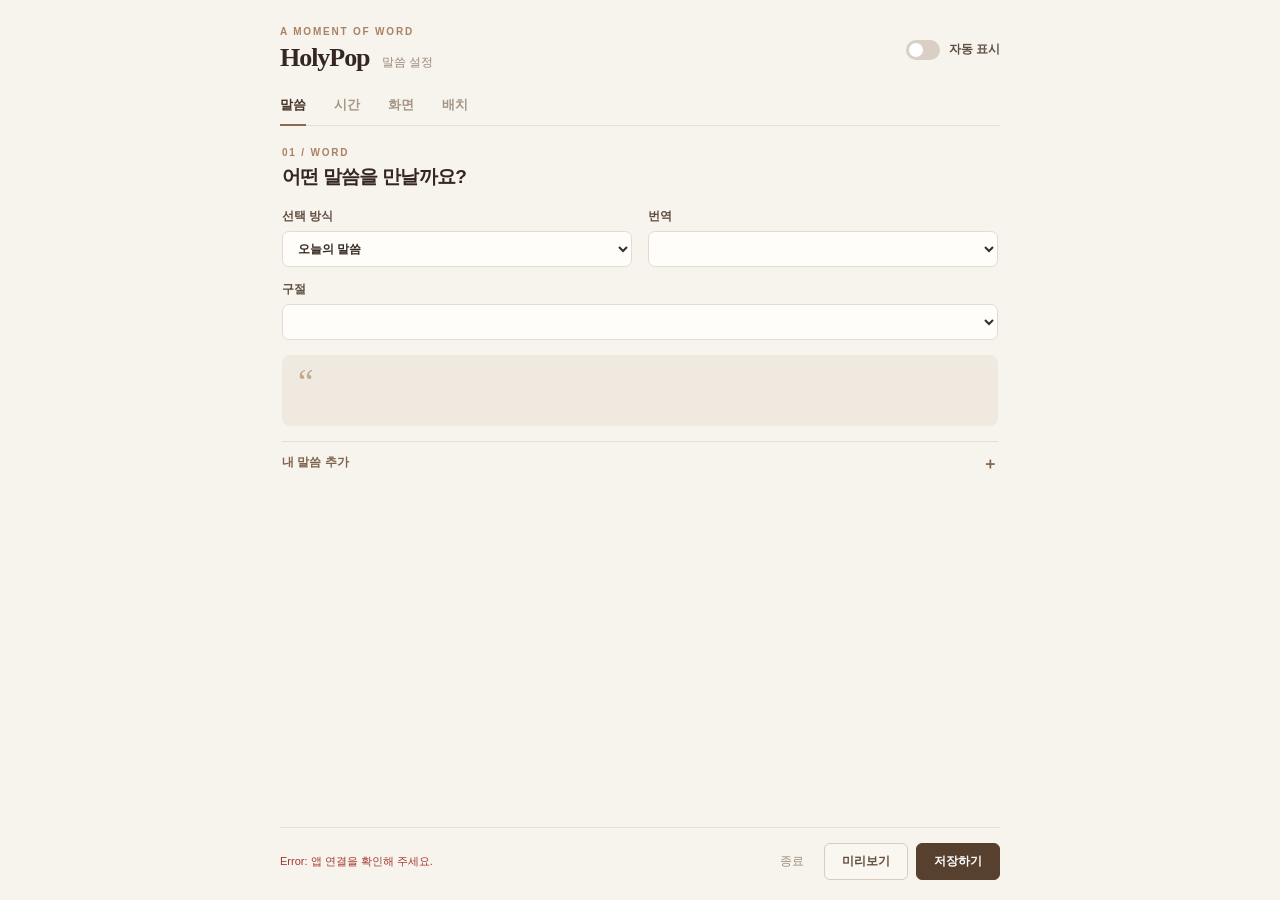
<file: ui/index.html>
<!doctype html>
<html lang="ko">
<head>
  <meta charset="utf-8"><meta name="viewport" content="width=device-width, initial-scale=1">
  <title>HolyPop</title><link rel="stylesheet" href="style.css">
</head>
<body>
  <main class="app">
    <header><div><p class="eyebrow">A MOMENT OF WORD</p><h1>HolyPop <span>말씀 설정</span></h1></div><label class="switch" title="예약된 말씀 표시를 켜거나 끕니다"><input id="enabled" type="checkbox"><span class="track"></span><span>자동 표시</span></label></header>
    <nav class="tabs" aria-label="설정 분류"><button type="button" class="active" data-tab="verse" aria-current="page">말씀</button><button type="button" data-tab="schedule">시간</button><button type="button" data-tab="display">화면</button><button type="button" data-tab="layout">배치</button></nav>
    <section id="verse" class="panel">
      <div class="section-head"><div><p class="eyebrow">01 / WORD</p><h2>어떤 말씀을 만날까요?</h2></div></div>
      <div class="grid two">
        <label title="말씀을 고르는 방법을 선택합니다">선택 방식<select id="mode"><option value="today">오늘의 말씀</option><option value="selected">직접 선택</option><option value="random">무작위</option></select></label>
        <label title="표시할 번역을 선택합니다. WEB은 일부 구절만 제공됩니다.">번역<select id="version"></select></label>
      </div>
      <label id="verse-label" title="직접 표시할 구절을 선택합니다">구절<select id="selected_index"></select></label>
      <div id="verse-preview" class="verse-preview"><span class="quote">“</span><p id="sample-text"></p><small id="sample-ref"></small></div>
      <details><summary title="직접 입력한 말씀을 목록에 추가합니다">내 말씀 추가 <span>＋</span></summary><div class="custom-grid"><label>번역<input id="custom-version" placeholder="예: 개인 번역" maxlength="100"></label><label>구절<input id="custom-reference" placeholder="예: 요한복음 3:16" maxlength="200"></label><label class="wide">말씀<textarea id="custom-text" rows="2" placeholder="말씀을 입력하세요"></textarea></label><button type="button" id="add-custom" class="secondary">목록에 추가</button></div></details>
    </section>
    <section id="schedule" class="panel" hidden>
      <div class="section-head"><div><p class="eyebrow">02 / RHYTHM</p><h2>언제 함께할까요?</h2></div></div>
      <div class="grid two"><label title="표시 사이의 시간 간격입니다">표시 간격 <span class="unit">분</span><input id="interval_minutes" type="number" required min="1" max="1440" step="1"></label><label title="한 번 표시되는 시간입니다">표시 시간 <span class="unit">초</span><input id="duration_seconds" type="number" required min="1" max="600" step="1"></label></div>
      <div class="grid two"><label title="자동 표시를 시작할 현지 시각입니다">시작 시간<input id="start_time" type="time" required></label><label title="자동 표시를 마칠 현지 시각입니다. 시작보다 이르면 다음 날까지, 같으면 하루 종일 표시합니다.">종료 시간<input id="end_time" type="time" required></label></div>
      <fieldset title="자동 표시할 요일을 선택합니다"><legend>반복 요일</legend><div class="weekdays"><label><input type="checkbox" value="0"><span>월</span></label><label><input type="checkbox" value="1"><span>화</span></label><label><input type="checkbox" value="2"><span>수</span></label><label><input type="checkbox" value="3"><span>목</span></label><label><input type="checkbox" value="4"><span>금</span></label><label><input type="checkbox" value="5"><span>토</span></label><label><input type="checkbox" value="6"><span>일</span></label></div></fieldset>
    </section>
    <section id="display" class="panel" hidden>
      <div class="section-head"><div><p class="eyebrow">03 / DISPLAY</p><h2>나만의 모습으로</h2></div></div>
      <div class="grid two"><label title="말씀의 글자 크기입니다">글자 크기 <output id="font-value"></output><input id="font_size" type="range" min="12" max="120" step="1"></label><label title="말씀의 불투명도입니다">불투명도 <output id="opacity-value"></output><input id="opacity" type="range" min="0.1" max="1" step="0.05"></label></div>
      <div class="grid two"><label title="말씀이 나타나는 효과입니다">효과<select id="effect"><option value="fade">페이드</option><option value="slide">슬라이드</option><option value="pop">팝</option><option value="scroll">스크롤</option><option value="none">없음</option></select></label><label title="말씀 영역의 배경을 선택합니다. 유리 효과는 반투명 표현이며 바탕화면을 흐리게 하지 않습니다.">스타일<select id="style"><option value="shadow">그림자</option><option value="plain">배경 없음</option><option value="glass">유리</option><option value="translucent">반투명</option><option value="color">단색</option></select></label></div>
      <div class="grid two"><label title="배경색에 적용됩니다">배경색<input id="color" type="color"></label><label title="말씀의 글자색입니다">글자색<input id="text_color" type="color"></label></div>
    </section>
    <section id="layout" class="panel" hidden>
      <div class="section-head"><div><p class="eyebrow">04 / PLACEMENT</p><h2>어디에 표시할까요?</h2></div></div>
      <div class="grid two"><label title="말씀을 표시할 모니터입니다. 현재 화면은 설정 창이 있는 화면입니다.">모니터<select id="monitor"></select></label><label title="연결된 모니터 목록을 다시 불러옵니다">모니터 목록<button type="button" id="refresh-monitors" class="secondary refresh">새로고침</button></label></div>
      <div class="grid two"><label title="모니터 너비에 대한 말씀 영역의 비율입니다">영역 너비 <output id="width-value"></output><input id="width_percent" type="range" min="10" max="100" step="1"></label><label title="모니터 높이에 대한 말씀 영역의 비율입니다">영역 높이 <output id="height-value"></output><input id="height_percent" type="range" min="10" max="100" step="1"></label></div>
      <label title="화면에서 말씀 영역이 표시될 위치입니다">위치<select id="position"><option value="top">위</option><option value="center">가운데</option><option value="bottom">아래</option></select></label>
    </section>
    <footer><div class="status" id="status" role="status" aria-live="polite"></div><div class="actions"><button type="button" id="quit" class="text-button" title="앱을 완전히 종료합니다">종료</button><button type="button" id="preview" class="secondary" title="현재 설정으로 미리 표시합니다">미리보기</button><button type="button" id="save" class="primary" title="설정을 저장합니다">저장하기</button></div></footer>
  </main><script type="module" src="settings.js"></script>
</body></html>
</file>
<file: ui/style.css>
:root{font-family:-apple-system,BlinkMacSystemFont,"Segoe UI","Apple SD Gothic Neo","Malgun Gothic",sans-serif;color:#34271f;background:#f7f4ed;font-size:14px}*{box-sizing:border-box}body{margin:0}button,input,select,textarea{font:inherit}button{cursor:pointer}button:focus-visible,input:focus-visible,select:focus-visible,textarea:focus-visible,summary:focus-visible{outline:3px solid #b98058;outline-offset:2px}.app{max-width:800px;height:100vh;min-height:480px;margin:auto;padding:26px 40px 20px;display:flex;flex-direction:column}header{display:flex;justify-content:space-between;align-items:center}.eyebrow{font-size:10px;letter-spacing:.18em;font-weight:700;color:#aa8165;margin:0 0 6px}h1{font-family:Georgia,serif;font-size:26px;letter-spacing:-.04em;margin:0}h1 span{font-family:-apple-system,BlinkMacSystemFont,"Segoe UI",sans-serif;font-size:12px;font-weight:500;letter-spacing:0;color:#9b8a7c;margin-left:7px}.switch{display:flex;align-items:center;gap:9px;font-size:12px;font-weight:700;cursor:pointer}.switch input{position:absolute;opacity:0}.track{width:34px;height:20px;background:#d9cfc4;border-radius:20px;position:relative}.track:after{content:"";position:absolute;width:14px;height:14px;top:3px;left:3px;background:#fff;border-radius:50%;transition:transform .2s}.switch input:checked+.track{background:#8d694f}.switch input:checked+.track:after{transform:translateX(14px)}.switch input:focus-visible+.track{outline:3px solid #b98058;outline-offset:2px}.tabs{display:flex;gap:28px;border-bottom:1px solid #e7dfd4;margin-top:23px}.tabs button{border:0;background:none;color:#a59688;padding:0 0 11px;font-weight:700;font-size:13px;position:relative}.tabs button.active{color:#493428}.tabs button.active:after{content:"";position:absolute;height:2px;background:#8d694f;bottom:-1px;left:0;right:0}.panel{flex:1;overflow:auto;padding:21px 2px 10px}.panel[hidden]{display:none}.section-head{margin-bottom:18px}h2{margin:0;font-size:19px;letter-spacing:-.04em;font-weight:650}.grid{display:grid;gap:16px;margin-bottom:14px}.two{grid-template-columns:1fr 1fr}label,legend{font-size:12px;font-weight:700;color:#604e40}label{display:block}input:not([type=checkbox]):not([type=range]),select,textarea{display:block;width:100%;border:1px solid #e4dbd0;border-radius:7px;background:#fffdfa;color:#382c23;padding:9px 11px;margin-top:6px;min-height:36px}textarea{resize:vertical}input[type=range]{display:block;width:100%;accent-color:#8d694f;margin:14px 0}.unit,output{float:right;color:#a39487;font-weight:500}.verse-preview{position:relative;background:#efe9df;border-radius:8px;padding:15px 20px 13px 41px;margin-top:15px;min-height:71px}.verse-preview p{margin:0 0 7px;line-height:1.5;font-family:Georgia,"Apple SD Gothic Neo",serif;font-size:14px}.verse-preview small{color:#917a69;font-size:11px}.quote{position:absolute;left:16px;top:8px;font:35px Georgia;color:#c2a990}details{border-top:1px solid #e8dfd4;margin-top:15px;padding-top:12px}summary{list-style:none;cursor:pointer;font-size:12px;font-weight:700;color:#80634e}summary::-webkit-details-marker{display:none}summary span{float:right;font-size:16px}.custom-grid{display:grid;grid-template-columns:1fr 1fr;gap:10px;margin-top:12px}.wide{grid-column:1/-1}.custom-grid button{justify-self:start}fieldset{padding:0;border:0;margin:22px 0}legend{margin-bottom:10px}.weekdays{display:flex;gap:9px}.weekdays label{cursor:pointer}.weekdays input{position:absolute;opacity:0}.weekdays span{display:grid;place-items:center;width:38px;height:38px;border:1px solid #e4dbd0;border-radius:50%;background:#fffdfa;color:#9b897b}.weekdays input:checked+span{background:#80634e;border-color:#80634e;color:white}.weekdays input:focus-visible+span{outline:3px solid #b98058;outline-offset:2px}.display-note{margin-top:22px;padding:24px;border-radius:8px;background:#efe9df;text-align:center;color:#927e6d;font-family:Georgia,serif}.display-note span{font-size:22px;margin-right:8px;color:#c2a990}footer{border-top:1px solid #e7dfd4;padding-top:15px;display:flex;align-items:center;gap:15px;justify-content:space-between}.status{font-size:11px;color:#80634e;max-width:45%;overflow-wrap:anywhere}.status.error{color:#a3372f}.actions{display:flex;gap:8px;align-items:center;margin-left:auto}button.primary,button.secondary{border-radius:6px;padding:9px 17px;font-size:12px;font-weight:700}.primary{border:1px solid #58402f;background:#58402f;color:white}.secondary{border:1px solid #d9cbbd;background:#faf7f1;color:#604c3b}.text-button{border:0;background:none;color:#a08d7c;font-size:12px;padding:9px 12px}@media(max-width:520px){.app{padding:20px}.tabs{margin-top:16px}.two{gap:10px}.status{max-width:35%}.actions{gap:3px}.primary,.secondary{padding:9px!important}}

input[type=color]{padding:3px!important;height:36px;cursor:pointer}.refresh{display:block;margin-top:6px;height:36px;width:100%;text-align:left}
</file>
